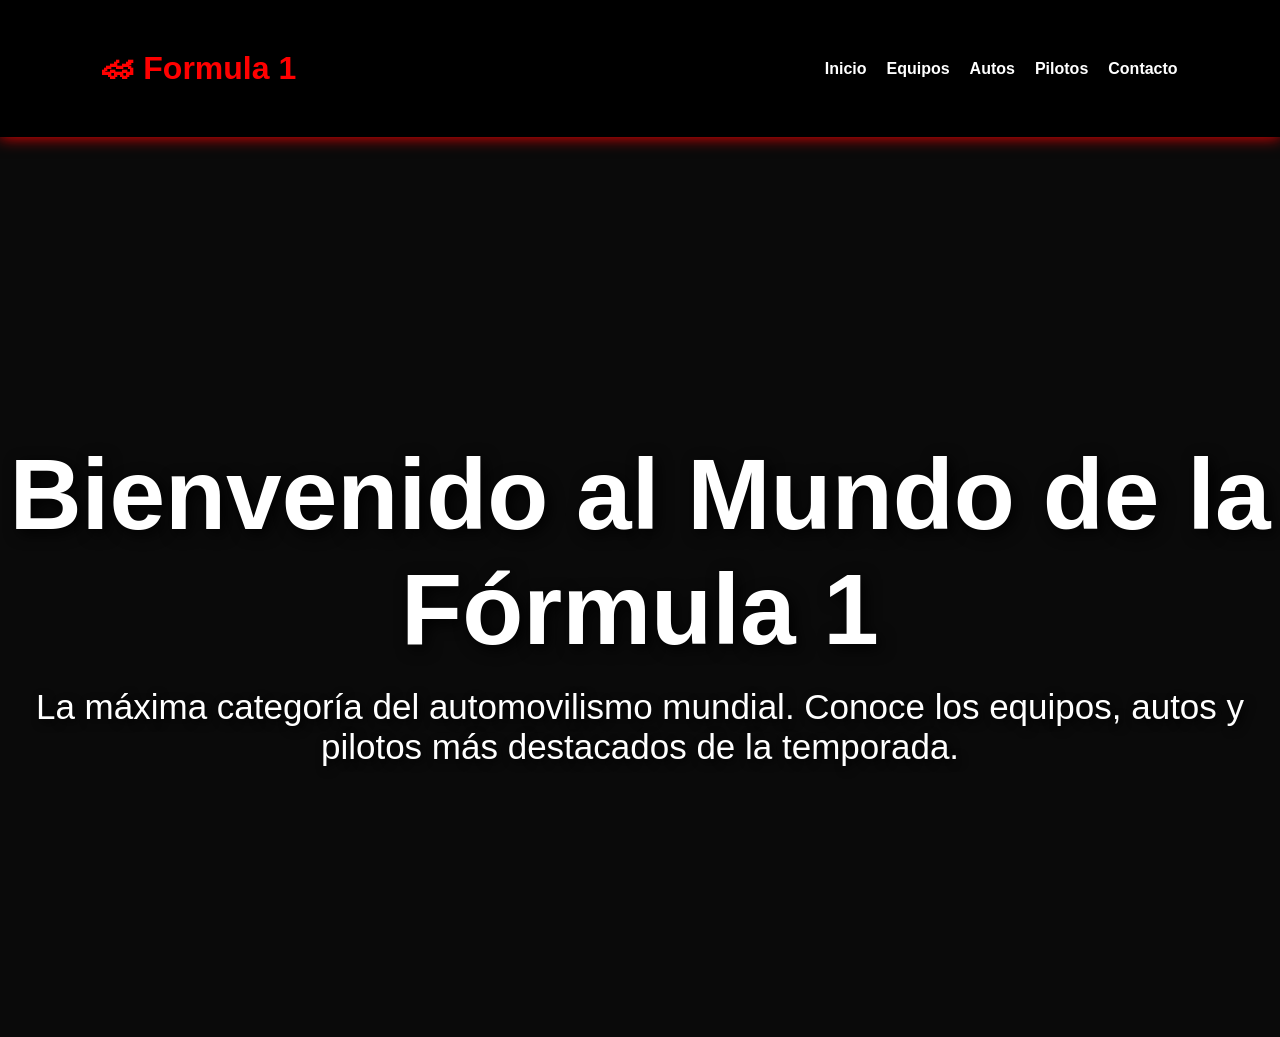
<file: index.html>
<!DOCTYPE html>

<html lang="es">

<head>
<meta charset="UTF-8">
<meta name="viewport" content="width=device-width, initial-scale=1.0">
<title>Formula 1</title>
<link rel="stylesheet" href="fm1.css">
</head>

<body>

<header>
<nav>

<h1>🏎 Formula 1</h1>

<ul>
<li><a href="index.html">Inicio</a></li>
<li><a href="equipos.html">Equipos</a></li>
<li><a href="autos.html">Autos</a></li>
<li><a href="pilotos.html">Pilotos</a></li>
<li><a href="contacto.html">Contacto</a></li>
</ul>

</nav>
</header>

<section class="hero-video">

<video autoplay muted loop playsinline>
<source src="1000026179.mp4" type="video/mp4">
Tu navegador no soporta video HTML5.
</video>

<div class="contenido-video">

<h2>Bienvenido al Mundo de la Fórmula 1</h2>

<p>
La máxima categoría del automovilismo mundial.
Conoce los equipos, autos y pilotos más destacados
de la temporada.
</p>

</div>

</section>

</body>

</html>
</file>
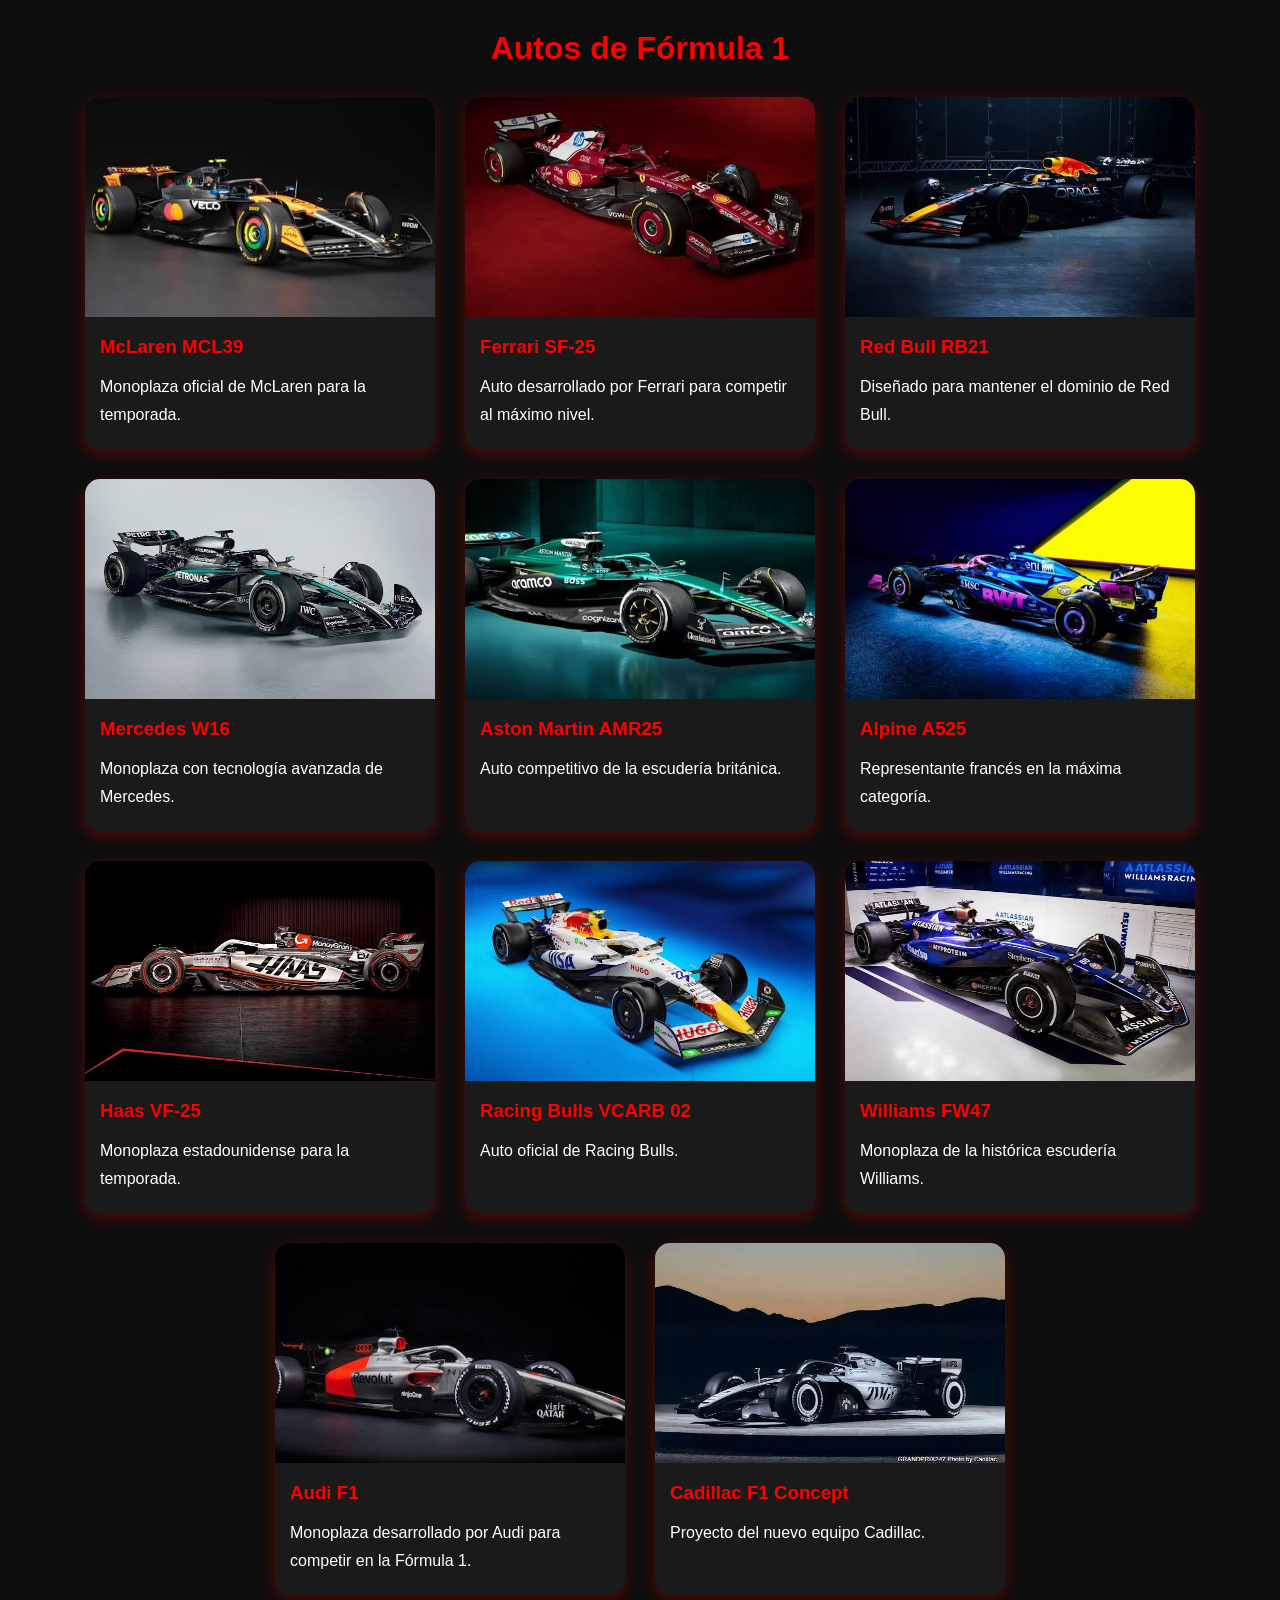
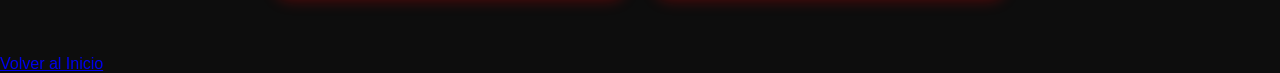
<file: autos.html>
<!DOCTYPE html>

<html lang="es">
<head>
<meta charset="UTF-8">
<meta name="viewport" content="width=device-width, initial-scale=1.0">
<title>Autos F1</title>
<link rel="stylesheet" href="fm1.css">
</head>

<body>

<h1>Autos de Fórmula 1</h1>

<div class="cards">

<div class="card">
<img src="McLarenMCL39.jpg">
<h3>McLaren MCL39</h3>
<p>Monoplaza oficial de McLaren para la temporada.</p>
</div>

<div class="card">
<img src="FerrariSF-25.jpg">
<h3>Ferrari SF-25</h3>
<p>Auto desarrollado por Ferrari para competir al máximo nivel.</p>
</div>

<div class="card">
<img src="Red Bull RB21.jpg">
<h3>Red Bull RB21</h3>
<p>Diseñado para mantener el dominio de Red Bull.</p>
</div>

<div class="card">
<img src="Mercedes W16.jpg">
<h3>Mercedes W16</h3>
<p>Monoplaza con tecnología avanzada de Mercedes.</p>
</div>

<div class="card">
<img src="Aston Martin AMR25.jpg">
<h3>Aston Martin AMR25</h3>
<p>Auto competitivo de la escudería británica.</p>
</div>

<div class="card">
<img src="Alpine A525s.jpg">
<h3>Alpine A525</h3>
<p>Representante francés en la máxima categoría.</p>
</div>

<div class="card">
<img src="Haas VF-25.jpg">
<h3>Haas VF-25</h3>
<p>Monoplaza estadounidense para la temporada.</p>
</div>

<div class="card">
<img src="Racing Bulls VCARB 02.jpg">
<h3>Racing Bulls VCARB 02</h3>
<p>Auto oficial de Racing Bulls.</p>
</div>

<div class="card">
<img src="Williams FW47.jpg">
<h3>Williams FW47</h3>
<p>Monoplaza de la histórica escudería Williams.</p>
</div>

<div class="card">
<img src="Audi F1.jpg">
<h3>Audi F1</h3>
<p>Monoplaza desarrollado por Audi para competir en la Fórmula 1.</p>
</div>

<div class="card">
<img src="Cadillac F1 Concept.jpg">
<h3>Cadillac F1 Concept</h3>
<p>Proyecto del nuevo equipo Cadillac.</p>
</div>

</div>

<a href="index.html" class="volver">
 Volver al Inicio
</a>

</body>
</html>
</file>
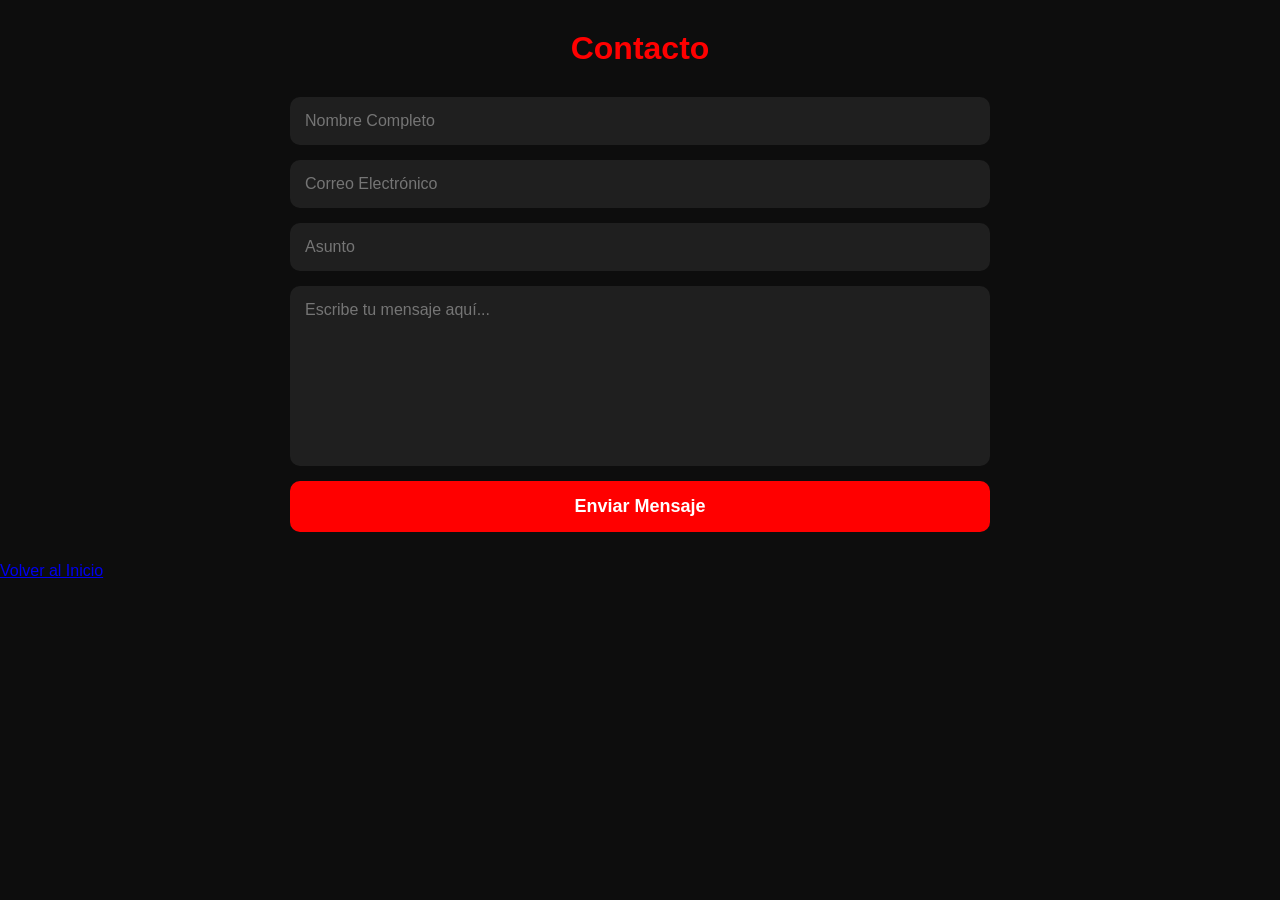
<file: contacto.html>
<!DOCTYPE html>

<html lang="es">
<head>
<meta charset="UTF-8">
<meta name="viewport" content="width=device-width, initial-scale=1.0">
<title>Contacto</title>
<link rel="stylesheet" href="fm1.css">
</head>

<body>

<h1>Contacto</h1>

<form>

<input type="text" placeholder="Nombre Completo" required>

<input type="email" placeholder="Correo Electrónico" required>

<input type="text" placeholder="Asunto" required>

<textarea placeholder="Escribe tu mensaje aquí..." required></textarea>

<button type="submit">
Enviar Mensaje
</button>

</form>

<a href="index.html" class="volver">
 Volver al Inicio
</a>

</body>
</html>
</file>
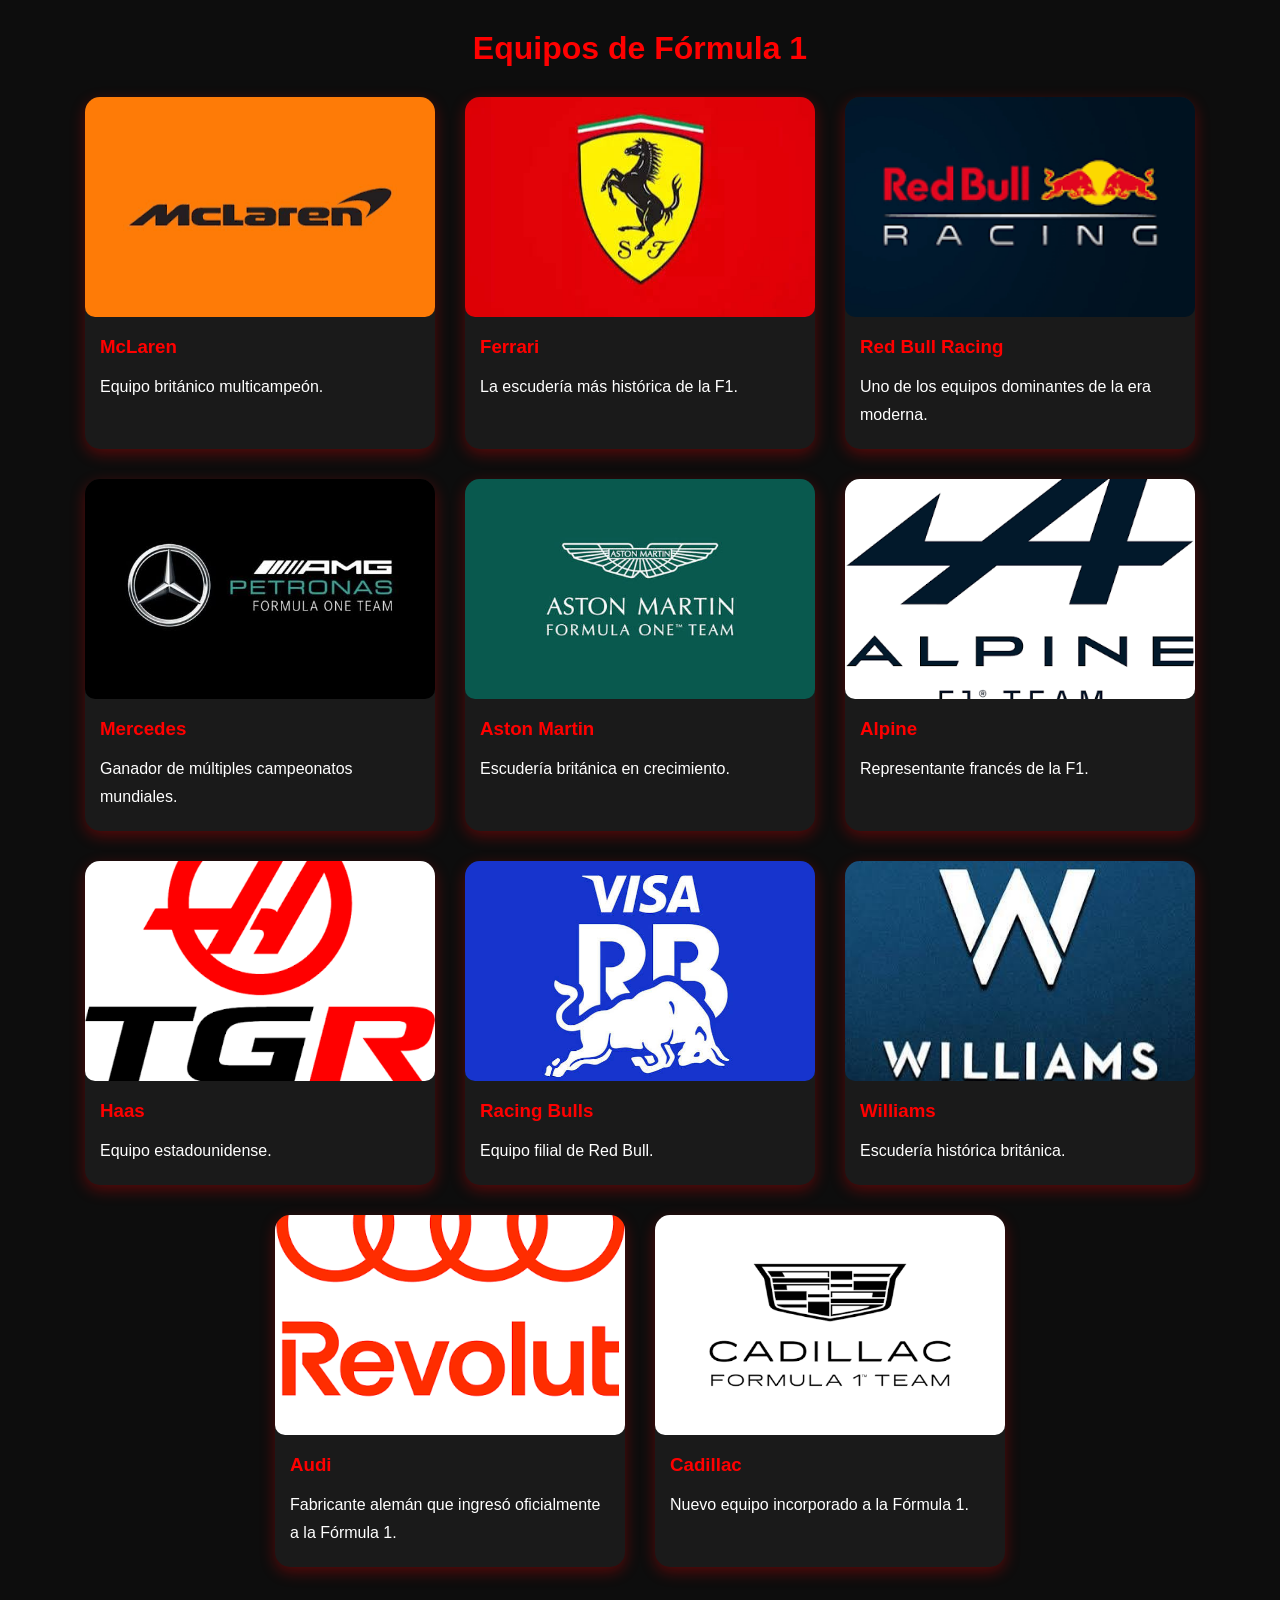
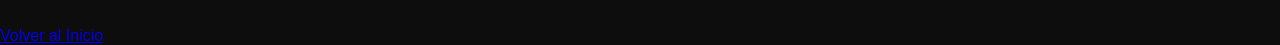
<file: equipos.html>
<!DOCTYPE html>
<html lang="es">
<head>
<meta charset="UTF-8">
<meta name="viewport" content="width=device-width, initial-scale=1.0">
<title>Equipos F1</title>
<link rel="stylesheet" href="fm1.css">

<style>
.equipo-img{
    width: 100%;
    height: 220px;
    object-fit: contain;
    background: white;
    border-radius: 10px;
}
</style>

</head>

<body>

<h1>Equipos de Fórmula 1</h1>

<div class="cards">

<div class="card">
<img src="mclaren.png" alt="McLaren" class="equipo-img">
<h3>McLaren</h3>
<p>Equipo británico multicampeón.</p>
</div>

<div class="card">
<img src="ferrari.jpg" alt="Ferrari" class="equipo-img">
<h3>Ferrari</h3>
<p>La escudería más histórica de la F1.</p>
</div>

<div class="card">
<img src="red bull.png" alt="Red Bull Racing" class="equipo-img">
<h3>Red Bull Racing</h3>
<p>Uno de los equipos dominantes de la era moderna.</p>
</div>

<div class="card">
<img src="mercedes.jpg" alt="Mercedes" class="equipo-img">
<h3>Mercedes</h3>
<p>Ganador de múltiples campeonatos mundiales.</p>
</div>

<div class="card">
<img src="aston matrin.jpg" alt="Aston Martin" class="equipo-img">
<h3>Aston Martin</h3>
<p>Escudería británica en crecimiento.</p>
</div>

<div class="card">
<img src="alpine.png" alt="Alpine" class="equipo-img">
<h3>Alpine</h3>
<p>Representante francés de la F1.</p>
</div>

<div class="card">
<img src="hass.png" alt="Haas" class="equipo-img">
<h3>Haas</h3>
<p>Equipo estadounidense.</p>
</div>

<div class="card">
<img src="racinbull.jpg" alt="Racing Bulls" class="equipo-img">
<h3>Racing Bulls</h3>
<p>Equipo filial de Red Bull.</p>
</div>

<div class="card">
<img src="wilianss.jpg" alt="Williams" class="equipo-img">
<h3>Williams</h3>
<p>Escudería histórica británica.</p>
</div>

<div class="card">
<img src="audi.png" alt="Audi" class="equipo-img">
<h3>Audi</h3>
<p>Fabricante alemán que ingresó oficialmente a la Fórmula 1.</p>
</div>

<div class="card">
<img src="locadillac.png" alt="Cadillac" class="equipo-img">
<h3>Cadillac</h3>
<p>Nuevo equipo incorporado a la Fórmula 1.</p>
</div>

</div>

<a href="index.html" class="volver">
 Volver al Inicio
</a>

</body>
</html>
</file>
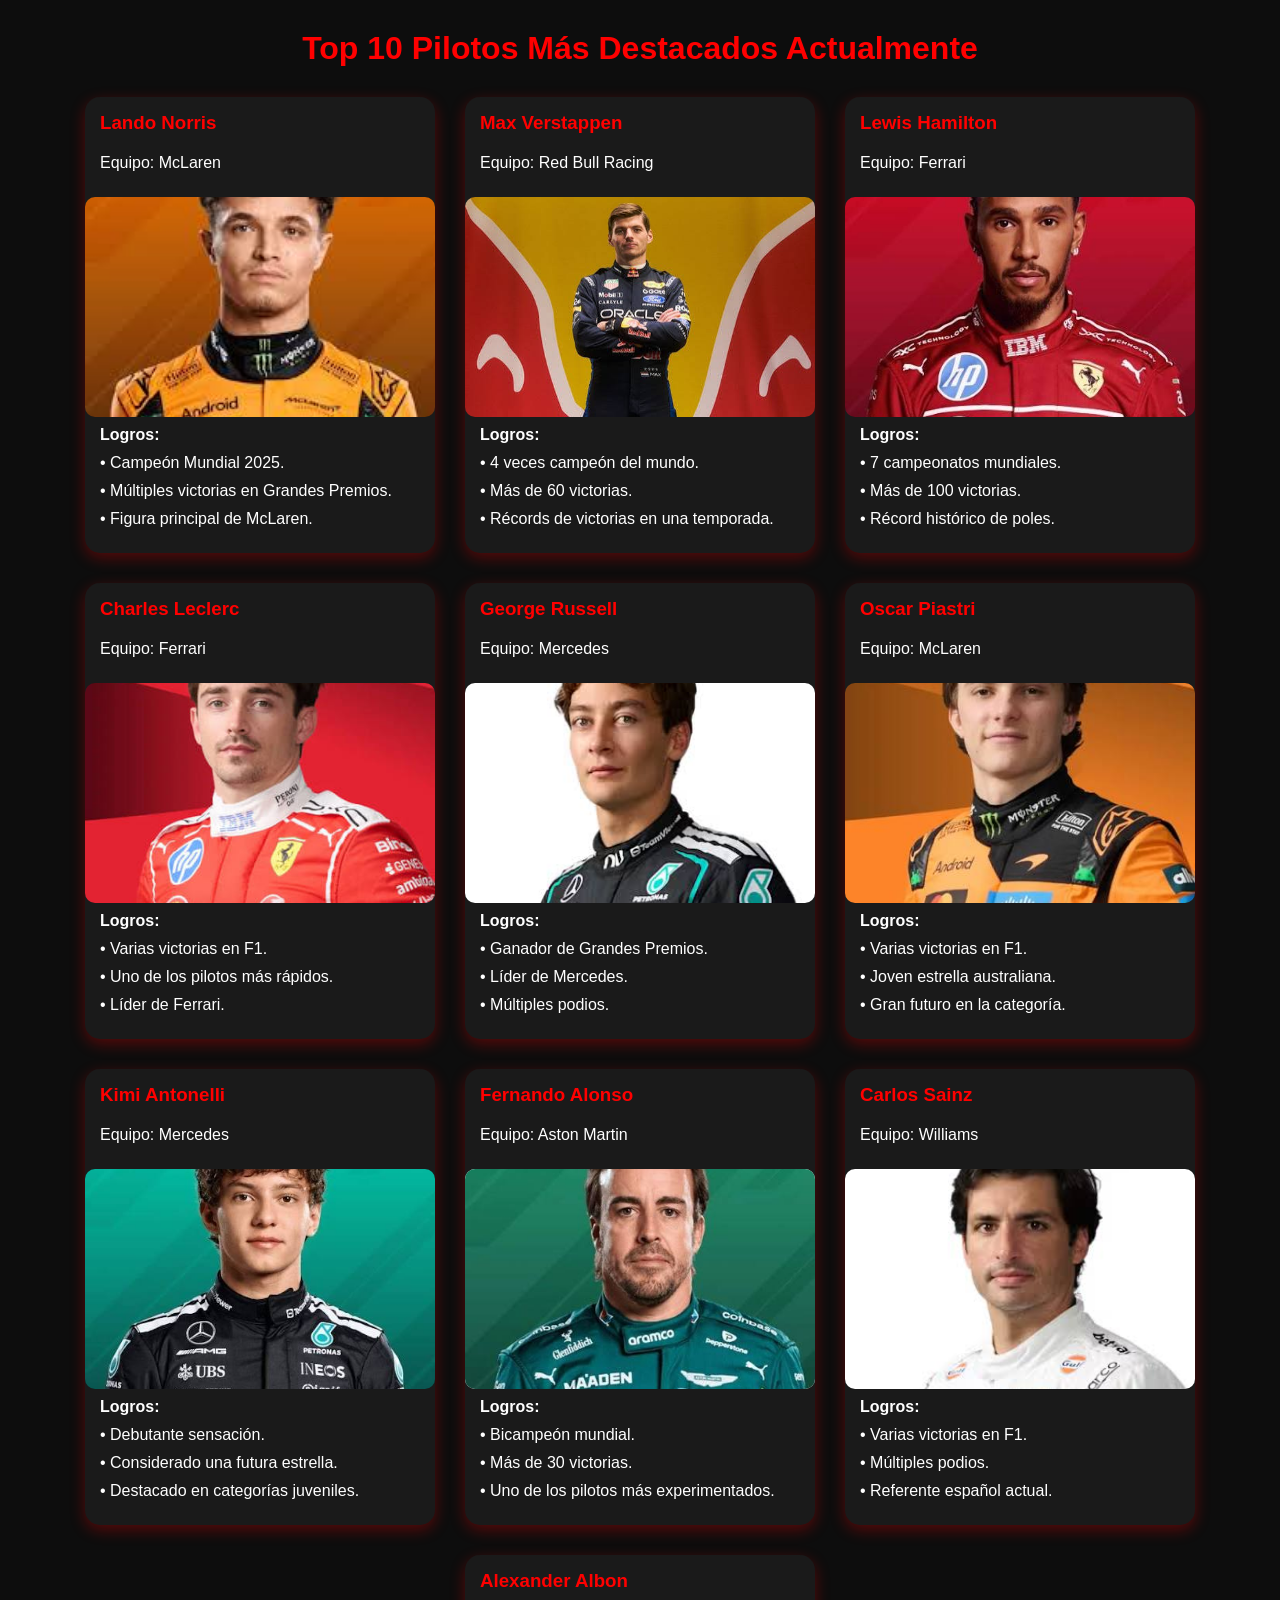
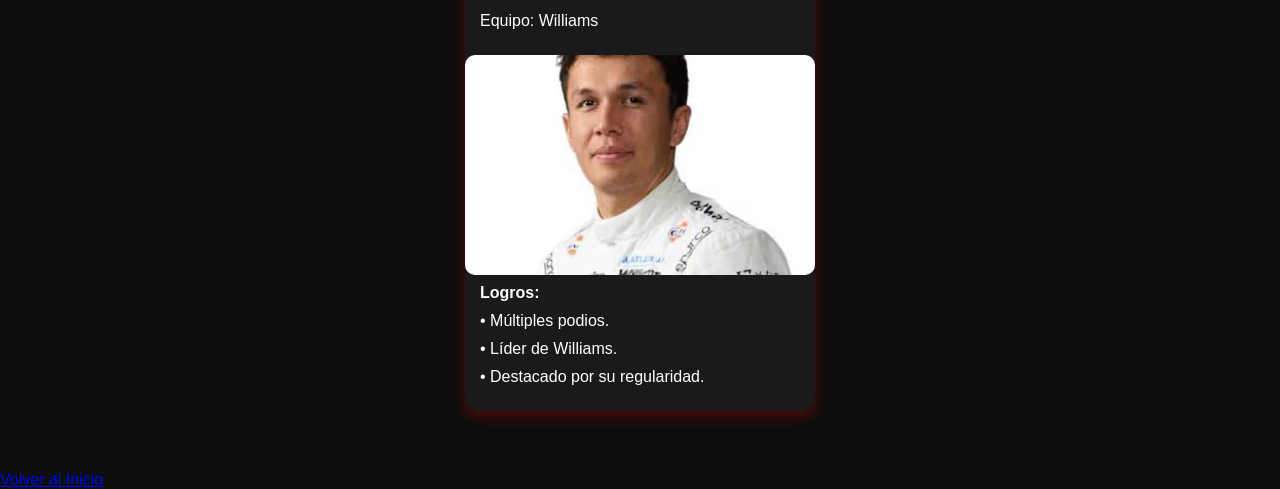
<file: pilotos.html>
<!DOCTYPE html>
<html lang="es">
<head>
<meta charset="UTF-8">
<meta name="viewport" content="width=device-width, initial-scale=1.0">
<title>Pilotos F1</title>
<link rel="stylesheet" href="fm1.css">

<style>
.piloto-img{
    width:100%;
    height:220px;
    object-fit:contain;
    background:white;
    border-radius:10px;
}
</style>

</head>
<body>

<h1>Top 10 Pilotos Más Destacados Actualmente</h1>

<div class="cards">

<div class="card">
<h3>Lando Norris</h3>
<p>Equipo: McLaren</p>

<img src="norris.jpg" alt="Lando Norris" class="piloto-img">

<p><b>Logros:</b><br>
• Campeón Mundial 2025.<br>
• Múltiples victorias en Grandes Premios.<br>
• Figura principal de McLaren.
</p>
</div>

<div class="card">
<h3>Max Verstappen</h3>
<p>Equipo: Red Bull Racing</p>

<img src="max.jpg" alt="Max Verstappen" class="piloto-img">

<p><b>Logros:</b><br>
• 4 veces campeón del mundo.<br>
• Más de 60 victorias.<br>
• Récords de victorias en una temporada.
</p>
</div>

<div class="card">
<h3>Lewis Hamilton</h3>
<p>Equipo: Ferrari</p>

<img src="hamilton.jpg" alt="Lewis Hamilton" class="piloto-img">

<p><b>Logros:</b><br>
• 7 campeonatos mundiales.<br>
• Más de 100 victorias.<br>
• Récord histórico de poles.
</p>
</div>

<div class="card">
<h3>Charles Leclerc</h3>
<p>Equipo: Ferrari</p>

<img src="lecler.jpg" alt="Charles Leclerc" class="piloto-img">

<p><b>Logros:</b><br>
• Varias victorias en F1.<br>
• Uno de los pilotos más rápidos.<br>
• Líder de Ferrari.
</p>
</div>

<div class="card">
<h3>George Russell</h3>
<p>Equipo: Mercedes</p>

<img src="raseels.jpg" alt="George Russell" class="piloto-img">

<p><b>Logros:</b><br>
• Ganador de Grandes Premios.<br>
• Líder de Mercedes.<br>
• Múltiples podios.
</p>
</div>

<div class="card">
<h3>Oscar Piastri</h3>
<p>Equipo: McLaren</p>

<img src="piastri.jpg" alt="Oscar Piastri" class="piloto-img">

<p><b>Logros:</b><br>
• Varias victorias en F1.<br>
• Joven estrella australiana.<br>
• Gran futuro en la categoría.
</p>
</div>

<div class="card">
<h3>Kimi Antonelli</h3>
<p>Equipo: Mercedes</p>

<img src="antonelli.jpg" alt="Kimi Antonelli" class="piloto-img">

<p><b>Logros:</b><br>
• Debutante sensación.<br>
• Considerado una futura estrella.<br>
• Destacado en categorías juveniles.
</p>
</div>

<div class="card">
<h3>Fernando Alonso</h3>
<p>Equipo: Aston Martin</p>

<img src="alonso.jpg" alt="Fernando Alonso" class="piloto-img">

<p><b>Logros:</b><br>
• Bicampeón mundial.<br>
• Más de 30 victorias.<br>
• Uno de los pilotos más experimentados.
</p>
</div>

<div class="card">
<h3>Carlos Sainz</h3>
<p>Equipo: Williams</p>

<img src="sainz.jpg" alt="Carlos Sainz" class="piloto-img">

<p><b>Logros:</b><br>
• Varias victorias en F1.<br>
• Múltiples podios.<br>
• Referente español actual.
</p>
</div>

<div class="card">
<h3>Alexander Albon</h3>
<p>Equipo: Williams</p>

<img src="alboms.jpg" alt="Alexander Albon" class="piloto-img">

<p><b>Logros:</b><br>
• Múltiples podios.<br>
• Líder de Williams.<br>
• Destacado por su regularidad.
</p>
</div>

</div>

<a href="index.html" class="volver"> Volver al Inicio</a>

</body>
</html>
</file>
<file: fm1.css>
*{
margin:0;
padding:0;
box-sizing:border-box;
font-family:Arial, Helvetica, sans-serif;
scroll-behavior:smooth;
}

body{
background:#0d0d0d;
color:white;
overflow-x:hidden;
}

/* MENU */

header{
background:black;
position:sticky;
top:0;
z-index:1000;
box-shadow:0 0 15px red;
}

nav{
display:flex;
justify-content:space-between;
align-items:center;
padding:20px 8%;
}

nav h1{
color:red;
font-size:32px;
}

nav ul{
display:flex;
gap:20px;
list-style:none;
}

nav ul li a{
text-decoration:none;
color:white;
font-weight:bold;
transition:.3s;
}

nav ul li a:hover{
color:red;
}

/* VIDEO PORTADA */

.hero-video{
position:relative;
width:100%;
height:100vh;
overflow:hidden;
}

.hero-video video{
position:absolute;
top:0;
left:0;
width:100%;
height:100%;
object-fit:cover;
}

.hero-video::before{
content:"";
position:absolute;
top:0;
left:0;
width:100%;
height:100%;
background:rgba(0,0,0,.25);
z-index:1;
}

.contenido-video{
position:absolute;
top:50%;
left:50%;
transform:translate(-50%,-50%);
text-align:center;
width:100%;
z-index:2;
}

.contenido-video h2{
font-size:100px;
color:white;
text-shadow:4px 4px 15px black;
margin-bottom:20px;
}

.contenido-video p{
font-size:35px;
color:white;
text-shadow:3px 3px 10px black;
}

/* BOTONES */

.btn{
display:inline-block;
background:red;
color:white;
padding:15px 30px;
border-radius:30px;
text-decoration:none;
font-weight:bold;
margin:10px;
transition:.3s;
}

.btn:hover{
background:#b30000;
transform:translateY(-5px);
}

/* TITULOS */

h1{
text-align:center;
color:red;
margin:30px 0;
}

h2{
text-align:center;
color:red;
margin:30px 0;
}

.texto{
width:85%;
margin:auto;
text-align:center;
font-size:20px;
line-height:35px;
padding-bottom:40px;
}

/* TARJETAS */

.cards{
width:95%;
margin:auto;
display:flex;
flex-wrap:wrap;
justify-content:center;
gap:30px;
padding-bottom:60px;
}

.card{
width:350px;
background:#1a1a1a;
border-radius:15px;
overflow:hidden;
box-shadow:0 5px 15px rgba(255,0,0,.3);
transition:.4s;
}

.card:hover{
transform:translateY(-10px);
box-shadow:0 10px 25px rgba(255,0,0,.7);
}

.card img{
width:100%;
height:220px;
object-fit:cover;
}

.card h3{
color:red;
padding:15px;
}

.card p{
padding:0 15px 20px;
line-height:28px;
}

.card iframe{
width:100%;
height:220px;
border:none;
}

/* FORMULARIO */

form{
width:90%;
max-width:700px;
margin:30px auto;
display:flex;
flex-direction:column;
gap:15px;
}

input,
textarea{
padding:15px;
border:none;
border-radius:10px;
background:#1f1f1f;
color:white;
font-size:16px;
}

textarea{
height:180px;
resize:none;
}

button{
background:red;
color:white;
border:none;
padding:15px;
font-size:18px;
font-weight:bold;
border-radius:10px;
cursor:pointer;
transition:.3s;
}

button:hover

/* BOTON VOLVER */

.volver{
position:fixed;
right:20px;
bottom:20px;
background:red;
color:white;
padding:15px 20px;
border-radius:30px;
text-decoration:none;
font-weight:bold;
transition:.3s;
z-index:999;
}

.volver:hover

/* FOOTER */

footer{
background:black;
padding:25px;
text-align:center;
margin-top:50px;
}

/* RESPONSIVE */

@media(max-width:768px){

nav{
flex-direction:column;
gap:15px;
}

nav ul{
flex-wrap:wrap;
justify-content:center;
}

.contenido-video h2{
font-size:40px;
}

.contenido-video p{
font-size:18px;
}

.card{
width:100%;
}

.texto{
font-size:18px;
width:90%;
}

}
</file>
